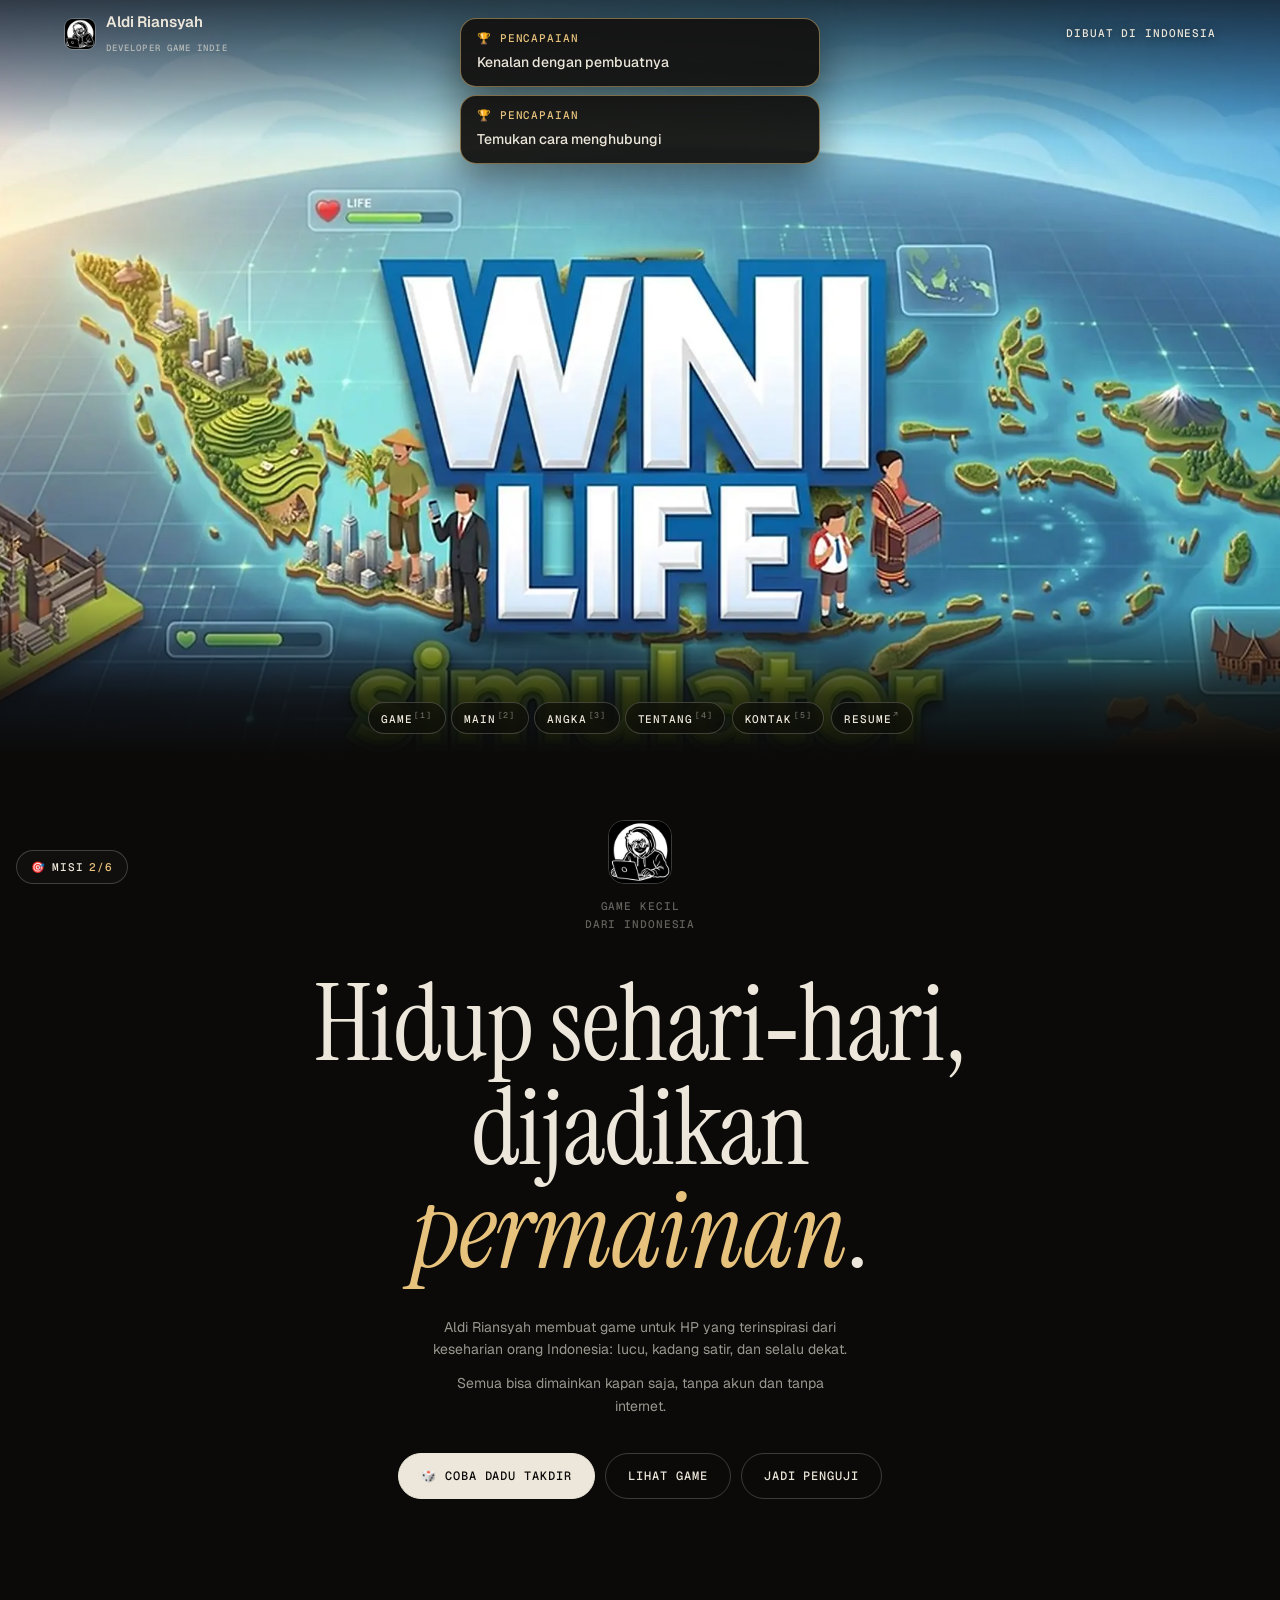
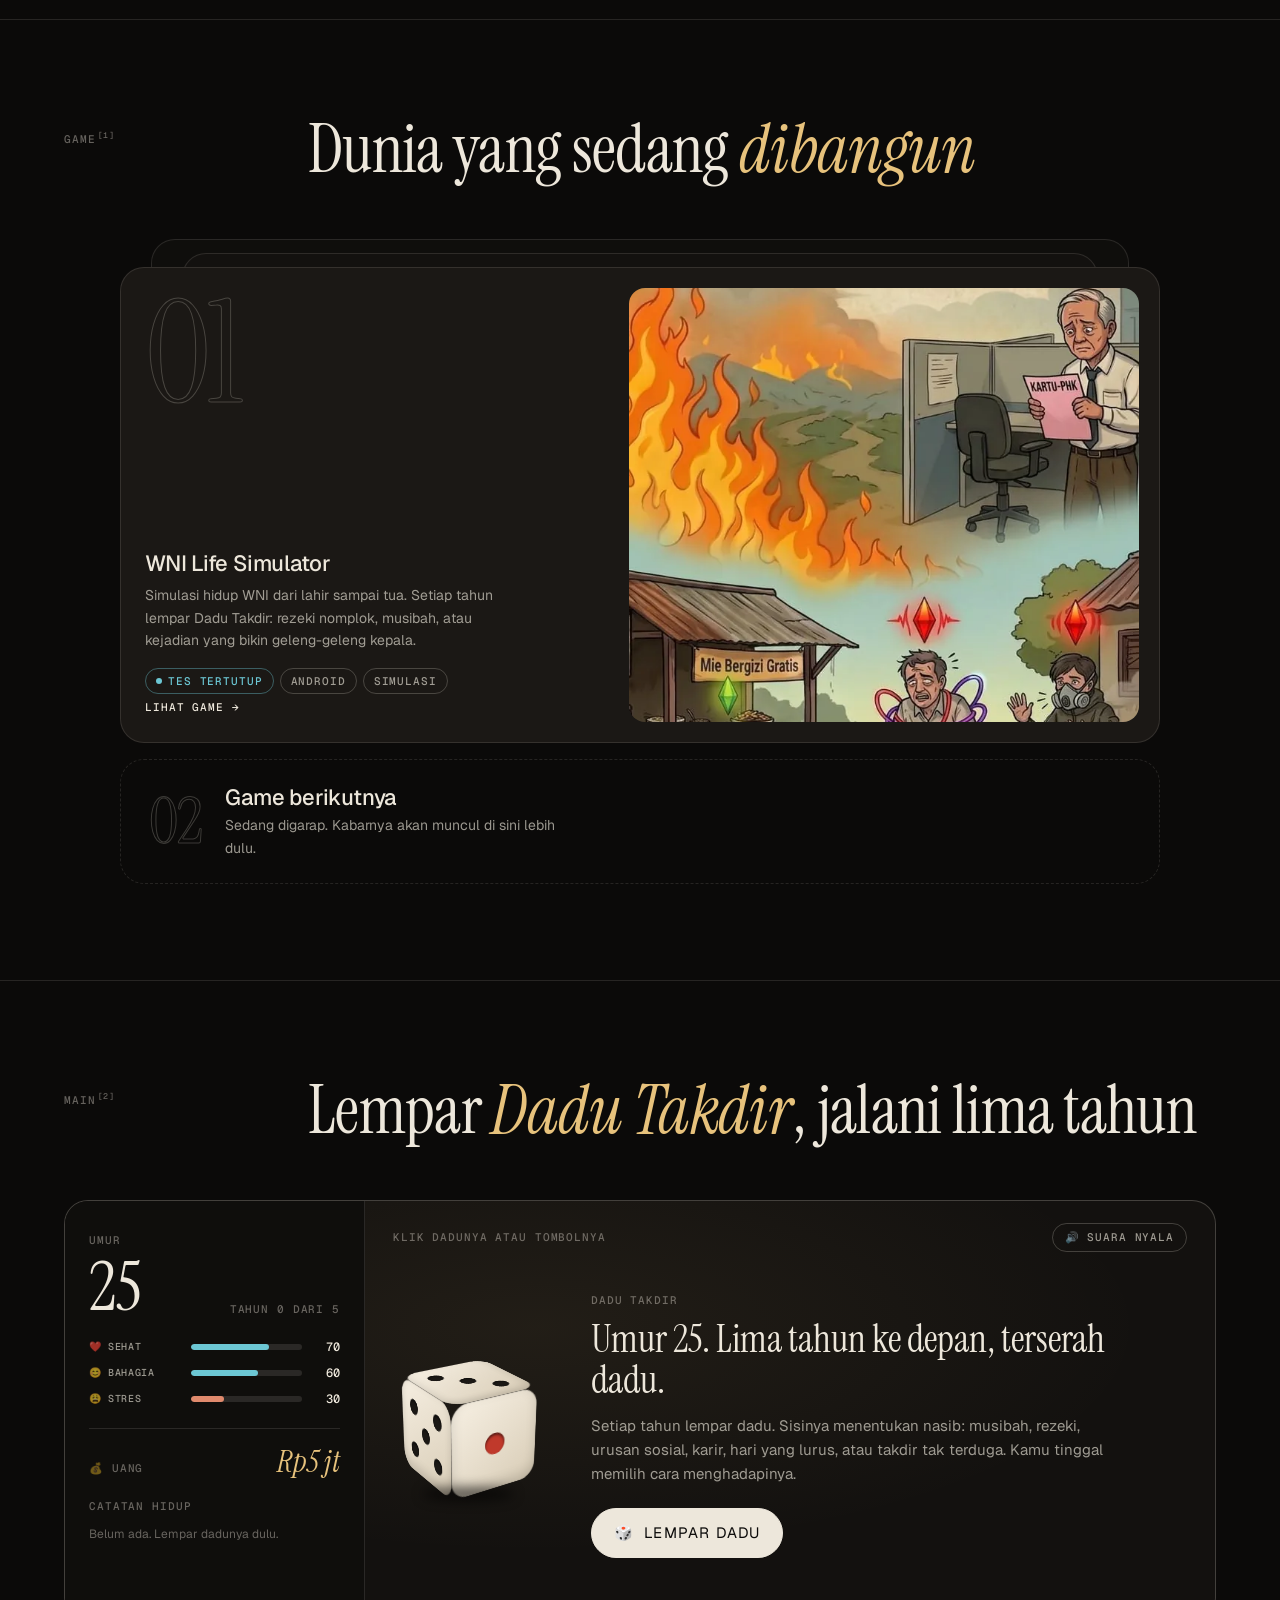
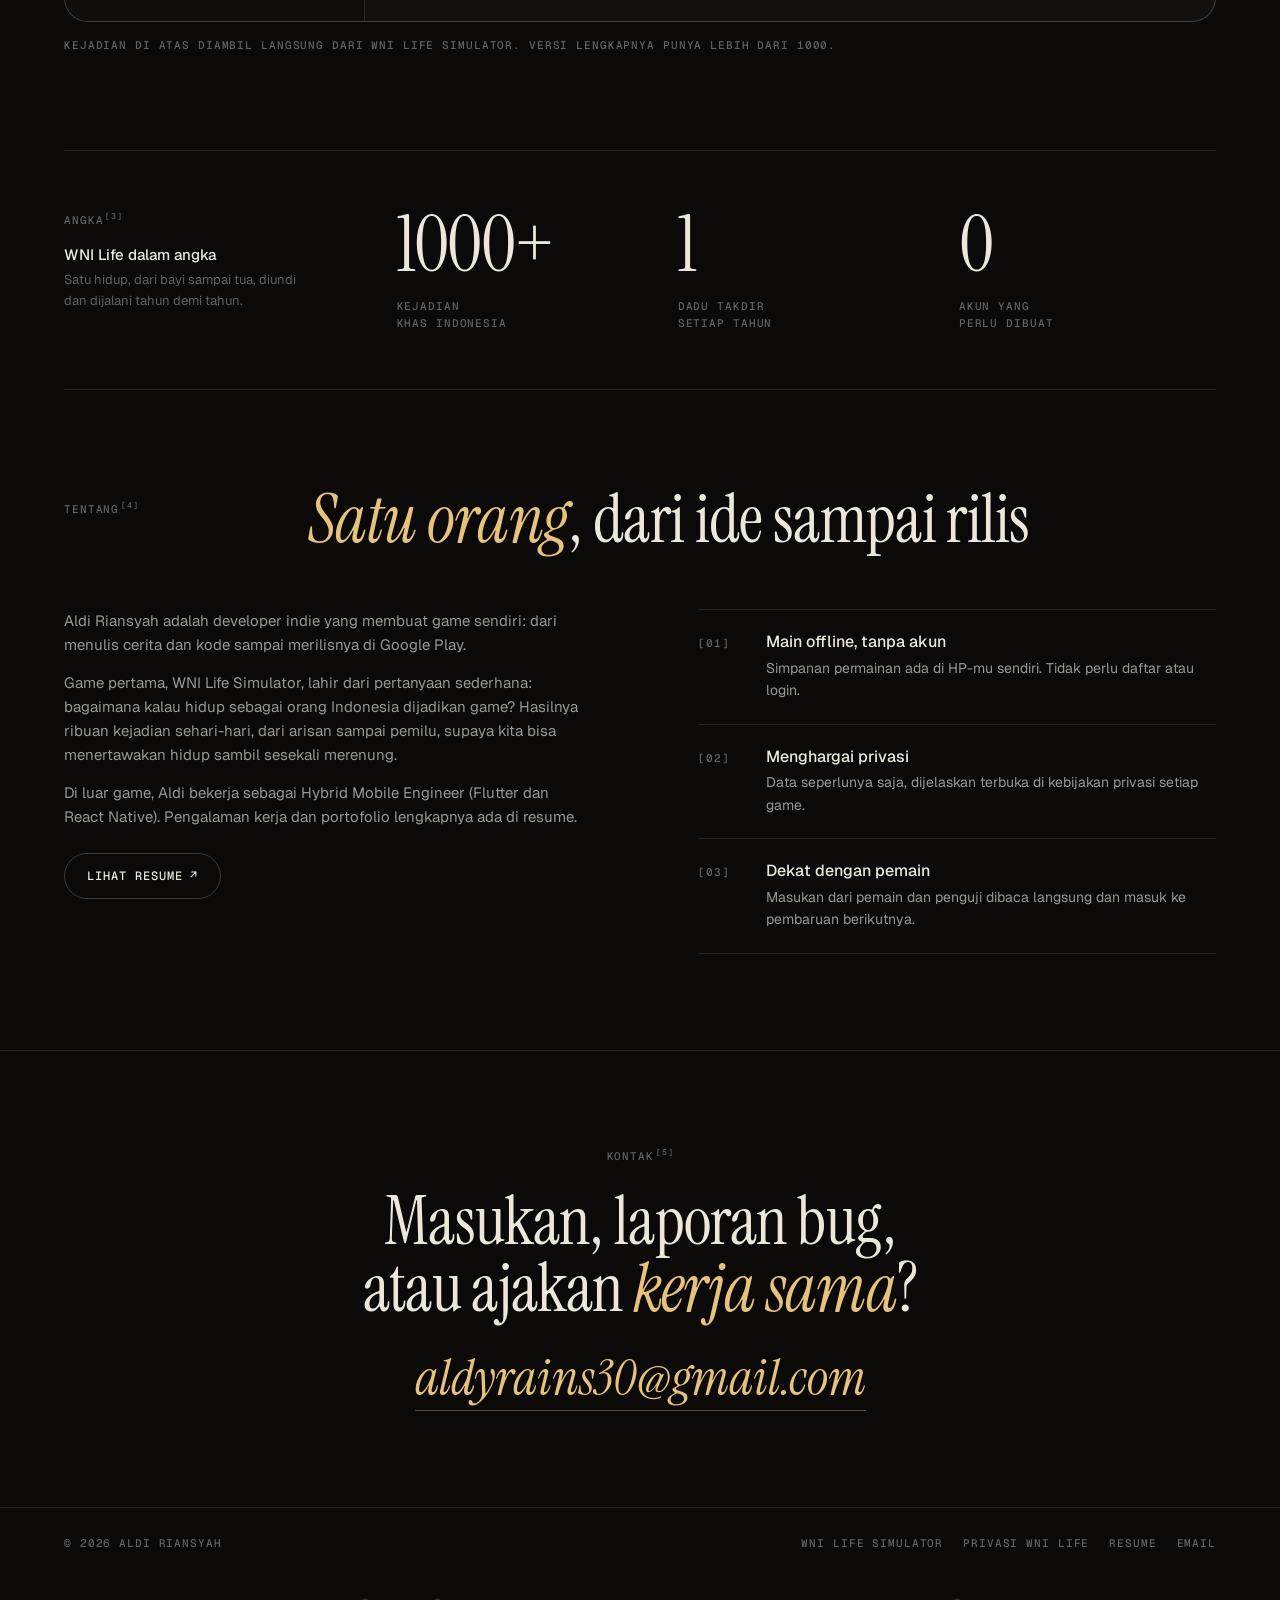
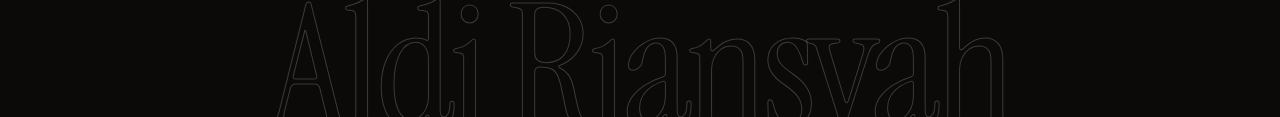
<file: index.html>
<!doctype html>
<html lang="id">
<head>
<meta charset="utf-8">
<meta name="viewport" content="width=device-width, initial-scale=1">
<title>Aldi Riansyah · Developer game indie dari Indonesia</title>
<meta name="description" content="Aldi Riansyah adalah developer game indie dari Indonesia. Pembuat WNI Life Simulator, game simulasi hidup orang Indonesia dari lahir sampai tua.">
<link rel="canonical" href="https://aldyrains.github.io/">
<meta name="theme-color" content="#0b0a09">
<link rel="icon" href="/favicon-32.png" type="image/png" sizes="32x32">
<link rel="icon" href="/favicon.ico" sizes="any">
<link rel="apple-touch-icon" href="/apple-touch-icon.png">
<meta property="og:type" content="website">
<meta property="og:site_name" content="Aldi Riansyah">
<meta property="og:title" content="Aldi Riansyah · Developer game indie dari Indonesia">
<meta property="og:description" content="Game kecil dengan cerita yang dekat dengan keseharian kita. Pembuat WNI Life Simulator.">
<meta property="og:url" content="https://aldyrains.github.io/">
<meta property="og:image" content="https://aldyrains.github.io/games/wni-life/img/banner.jpg">
<meta name="twitter:card" content="summary_large_image">
<link rel="preconnect" href="https://fonts.googleapis.com">
<link rel="preconnect" href="https://fonts.gstatic.com" crossorigin>
<link rel="stylesheet" href="https://fonts.googleapis.com/css2?family=Instrument+Serif:ital@0;1&family=Geist:wght@300;400;500;600&family=Geist+Mono:wght@400;500&display=swap">
<link rel="stylesheet" href="/assets/style.css">
<link rel="preload" as="image" href="/games/wni-life/img/hero.webp" fetchpriority="high">
<script type="application/ld+json">
{
  "@context": "https://schema.org",
  "@type": "Person",
  "name": "Aldi Riansyah",
  "jobTitle": "Developer game indie",
  "url": "https://aldyrains.github.io/",
  "image": "https://aldyrains.github.io/assets/logo-512.png",
  "email": "aldyrains30@gmail.com",
  "sameAs": [
    "https://aldyrains.github.io/myresume/",
    "https://www.linkedin.com/in/aldi-riansyah/"
  ]
}
</script>
</head>
<body>
<a class="skip" href="#isi">Langsung ke isi</a>

<header class="topbar">
  <div class="wrap">
    <a class="brand" href="/" aria-label="Aldi Riansyah, beranda">
      <img src="/assets/logo.webp" width="32" height="32" alt="">
      <span><b>Aldi Riansyah</b><br><span class="mono">Developer game indie</span></span>
    </a>
    <span class="mono tag">Dibuat di Indonesia</span>
  </div>
</header>

<div class="band" role="img" aria-label="Ilustrasi WNI Life Simulator: peta Indonesia dengan warga, rumah adat, dan gunung">
  <img src="/games/wni-life/img/hero.webp" srcset="/games/wni-life/img/banner.webp 1024w, /games/wni-life/img/hero.webp 2048w" sizes="100vw" width="2048" height="1000" alt="" fetchpriority="high">
  <nav class="pills" aria-label="Menu utama">
    <a class="mono" href="#game">Game<sup>[1]</sup></a>
    <a class="mono" href="#main">Main<sup>[2]</sup></a>
    <a class="mono" href="#angka">Angka<sup>[3]</sup></a>
    <a class="mono" href="#tentang">Tentang<sup>[4]</sup></a>
    <a class="mono" href="#kontak">Kontak<sup>[5]</sup></a>
    <a class="mono" href="/myresume/#home">Resume<sup>↗</sup></a>
  </nav>
</div>

<main id="isi">
  <section class="intro">
    <div class="wrap">
      <img class="mark" src="/assets/logo.webp" width="64" height="64" alt="">
      <span class="mono label">Game kecil<br>dari Indonesia</span>
      <h1 class="display">Hidup sehari‑hari, dijadikan <em>permainan</em>.</h1>
      <div class="body">
        <p>Aldi Riansyah membuat game untuk HP yang terinspirasi dari keseharian orang Indonesia: lucu, kadang satir, dan selalu dekat.</p>
        <p>Semua bisa dimainkan kapan saja, tanpa akun dan tanpa internet.</p>
      </div>
      <div class="btn-row">
        <a class="btn btn-solid" href="#main">🎲 Coba Dadu Takdir</a>
        <a class="btn" href="#game">Lihat game</a>
        <a class="btn" href="/games/wni-life/#penguji">Jadi penguji</a>
      </div>
    </div>
  </section>

  <section class="sec" id="game" aria-labelledby="judul-game">
    <div class="wrap">
      <div class="sec-head">
        <span class="mono">Game<sup>[1]</sup></span>
        <h2 class="h2" id="judul-game">Dunia yang sedang <em>dibangun</em></h2>
      </div>

      <div class="stack">
        <!-- GAME: WNI Life Simulator. Untuk game baru, salin blok <a class="card"> ini
             dan ganti nomornya (02, 03, ...). -->
        <a class="card" href="/games/wni-life/">
          <div class="txt">
            <span class="num" aria-hidden="true">01</span>
            <div>
              <h3>WNI Life Simulator</h3>
              <p>Simulasi hidup WNI dari lahir sampai tua. Setiap tahun lempar Dadu Takdir: rezeki nomplok, musibah, atau kejadian yang bikin geleng-geleng kepala.</p>
              <div class="meta">
                <span class="mono tag-pill live">Tes tertutup</span>
                <span class="mono tag-pill">Android</span>
                <span class="mono tag-pill">Simulasi</span>
              </div>
              <span class="mono go">Lihat game →</span>
            </div>
          </div>
          <div class="pic"><img src="/games/wni-life/img/scenes.webp" width="688" height="930" loading="lazy" alt="Adegan dari WNI Life: kebakaran hutan, kena PHK, sarjana nganggur, dan terjerat judol serta pinjol"></div>
        </a>
        <!-- /GAME -->
      </div>

      <div class="card soon" aria-label="Game berikutnya sedang digarap">
        <span class="num" aria-hidden="true">02</span>
        <div>
          <h3>Game berikutnya</h3>
          <p>Sedang digarap. Kabarnya akan muncul di sini lebih dulu.</p>
        </div>
      </div>
    </div>
  </section>

  <section class="sec play" id="main" aria-labelledby="judul-main">
    <div class="wrap">
      <div class="sec-head">
        <span class="mono">Main<sup>[2]</sup></span>
        <h2 class="h2" id="judul-main">Lempar <em>Dadu Takdir</em>, jalani lima tahun</h2>
      </div>

      <div class="dg" id="dadu">
        <aside class="dg-hud" aria-label="Status hidupmu">
          <div class="dg-top">
            <div class="dg-age"><span class="mono label">Umur</span><b id="dg-age">25</b></div>
            <span class="mono label" id="dg-year">Tahun 0 dari 5</span>
          </div>
          <ul class="dg-bars">
            <li data-stat="health" role="meter" aria-label="Sehat" aria-valuemin="0" aria-valuemax="100" aria-valuenow="70"><span class="mono">❤️ Sehat</span><i><s></s></i><b>70</b></li>
            <li data-stat="happiness" role="meter" aria-label="Bahagia" aria-valuemin="0" aria-valuemax="100" aria-valuenow="60"><span class="mono">😊 Bahagia</span><i><s></s></i><b>60</b></li>
            <li data-stat="stres" class="bad" role="meter" aria-label="Stres" aria-valuemin="0" aria-valuemax="100" aria-valuenow="30"><span class="mono">😩 Stres</span><i><s></s></i><b>30</b></li>
          </ul>
          <div class="dg-money"><span class="mono label">💰 Uang</span><b id="dg-money">Rp5 jt</b></div>
          <p class="mono label dg-log-h">Catatan hidup</p>
          <ol class="dg-log" id="dg-log" aria-label="Catatan hidup per tahun"></ol>
        </aside>

        <div class="dg-stage">
          <div class="dg-bar">
            <span class="mono label">Klik dadunya atau tombolnya</span>
            <button type="button" class="dg-sound mono" id="dg-sound" aria-pressed="true">Suara</button>
          </div>
          <div class="dg-die-wrap" title="Lempar dadu">
            <div class="die" id="dg-die" aria-hidden="true">
              <span class="f f1"><i></i></span>
              <span class="f f2"><i></i><i></i></span>
              <span class="f f3"><i></i><i></i><i></i></span>
              <span class="f f4"><i></i><i></i><i></i><i></i></span>
              <span class="f f5"><i></i><i></i><i></i><i></i><i></i></span>
              <span class="f f6"><i></i><i></i><i></i><i></i><i></i><i></i></span>
            </div>
            <span class="dg-shadow" aria-hidden="true"></span>
          </div>
          <div class="dg-card" id="dg-card" aria-live="polite"></div>
        </div>
      </div>
      <p class="mono label dg-note">Kejadian di atas diambil langsung dari WNI Life Simulator. Versi lengkapnya punya lebih dari 1000.</p>
    </div>
  </section>

  <section class="wrap" id="angka" aria-label="WNI Life dalam angka">
    <div class="stats">
      <div class="lead">
        <span class="mono label">Angka<sup>[3]</sup></span>
        <h3 style="margin-top:14px">WNI Life dalam angka</h3>
        <p>Satu hidup, dari bayi sampai tua, diundi dan dijalani tahun demi tahun.</p>
      </div>
      <div class="stat"><b>1000+</b><span class="mono">Kejadian<br>khas Indonesia</span></div>
      <div class="stat"><b>1</b><span class="mono">Dadu Takdir<br>setiap tahun</span></div>
      <div class="stat"><b>0</b><span class="mono">Akun yang<br>perlu dibuat</span></div>
    </div>
  </section>

  <section class="sec" id="tentang" aria-labelledby="judul-tentang" style="border-top:0">
    <div class="wrap">
      <div class="sec-head">
        <span class="mono">Tentang<sup>[4]</sup></span>
        <h2 class="h2" id="judul-tentang"><em>Satu orang</em>, dari ide sampai rilis</h2>
      </div>
      <div class="about">
        <div class="copy">
          <p>Aldi Riansyah adalah developer indie yang membuat game sendiri: dari menulis cerita dan kode sampai merilisnya di Google Play.</p>
          <p>Game pertama, WNI Life Simulator, lahir dari pertanyaan sederhana: bagaimana kalau hidup sebagai orang Indonesia dijadikan game? Hasilnya ribuan kejadian sehari-hari, dari arisan sampai pemilu, supaya kita bisa menertawakan hidup sambil sesekali merenung.</p>
          <p>Di luar game, Aldi bekerja sebagai Hybrid Mobile Engineer (Flutter dan React Native). Pengalaman kerja dan portofolio lengkapnya ada di resume.</p>
          <div class="btn-row" style="margin-top:24px"><a class="btn" href="/myresume/#home">Lihat resume ↗</a></div>
        </div>
        <ul class="values">
          <li><span class="mono">[01]</span><div><h3>Main offline, tanpa akun</h3><p>Simpanan permainan ada di HP-mu sendiri. Tidak perlu daftar atau login.</p></div></li>
          <li><span class="mono">[02]</span><div><h3>Menghargai privasi</h3><p>Data seperlunya saja, dijelaskan terbuka di kebijakan privasi setiap game.</p></div></li>
          <li><span class="mono">[03]</span><div><h3>Dekat dengan pemain</h3><p>Masukan dari pemain dan penguji dibaca langsung dan masuk ke pembaruan berikutnya.</p></div></li>
        </ul>
      </div>
    </div>
  </section>

  <section class="sec contact" id="kontak" aria-labelledby="judul-kontak">
    <div class="wrap">
      <span class="mono">Kontak<sup>[5]</sup></span>
      <h2 class="h2" id="judul-kontak">Masukan, laporan bug,<br>atau ajakan <em>kerja sama</em>?</h2>
      <a class="mail" href="mailto:aldyrains30@gmail.com">aldyrains30@gmail.com</a>
    </div>
  </section>
</main>

<footer class="footer">
  <div class="wrap">
    <div class="row mono">
      <span>© 2026 Aldi Riansyah</span>
      <nav aria-label="Tautan bawah">
        <a href="/games/wni-life/">WNI Life Simulator</a>
        <a href="/wni-life-privacy/">Privasi WNI Life</a>
        <a href="/myresume/#home">Resume</a>
        <a href="mailto:aldyrains30@gmail.com">Email</a>
      </nav>
    </div>
  </div>
  <div class="wordmark" aria-hidden="true">Aldi Riansyah</div>
</footer>
<script src="/assets/main.js" defer></script>
</body>
</html>
</file>
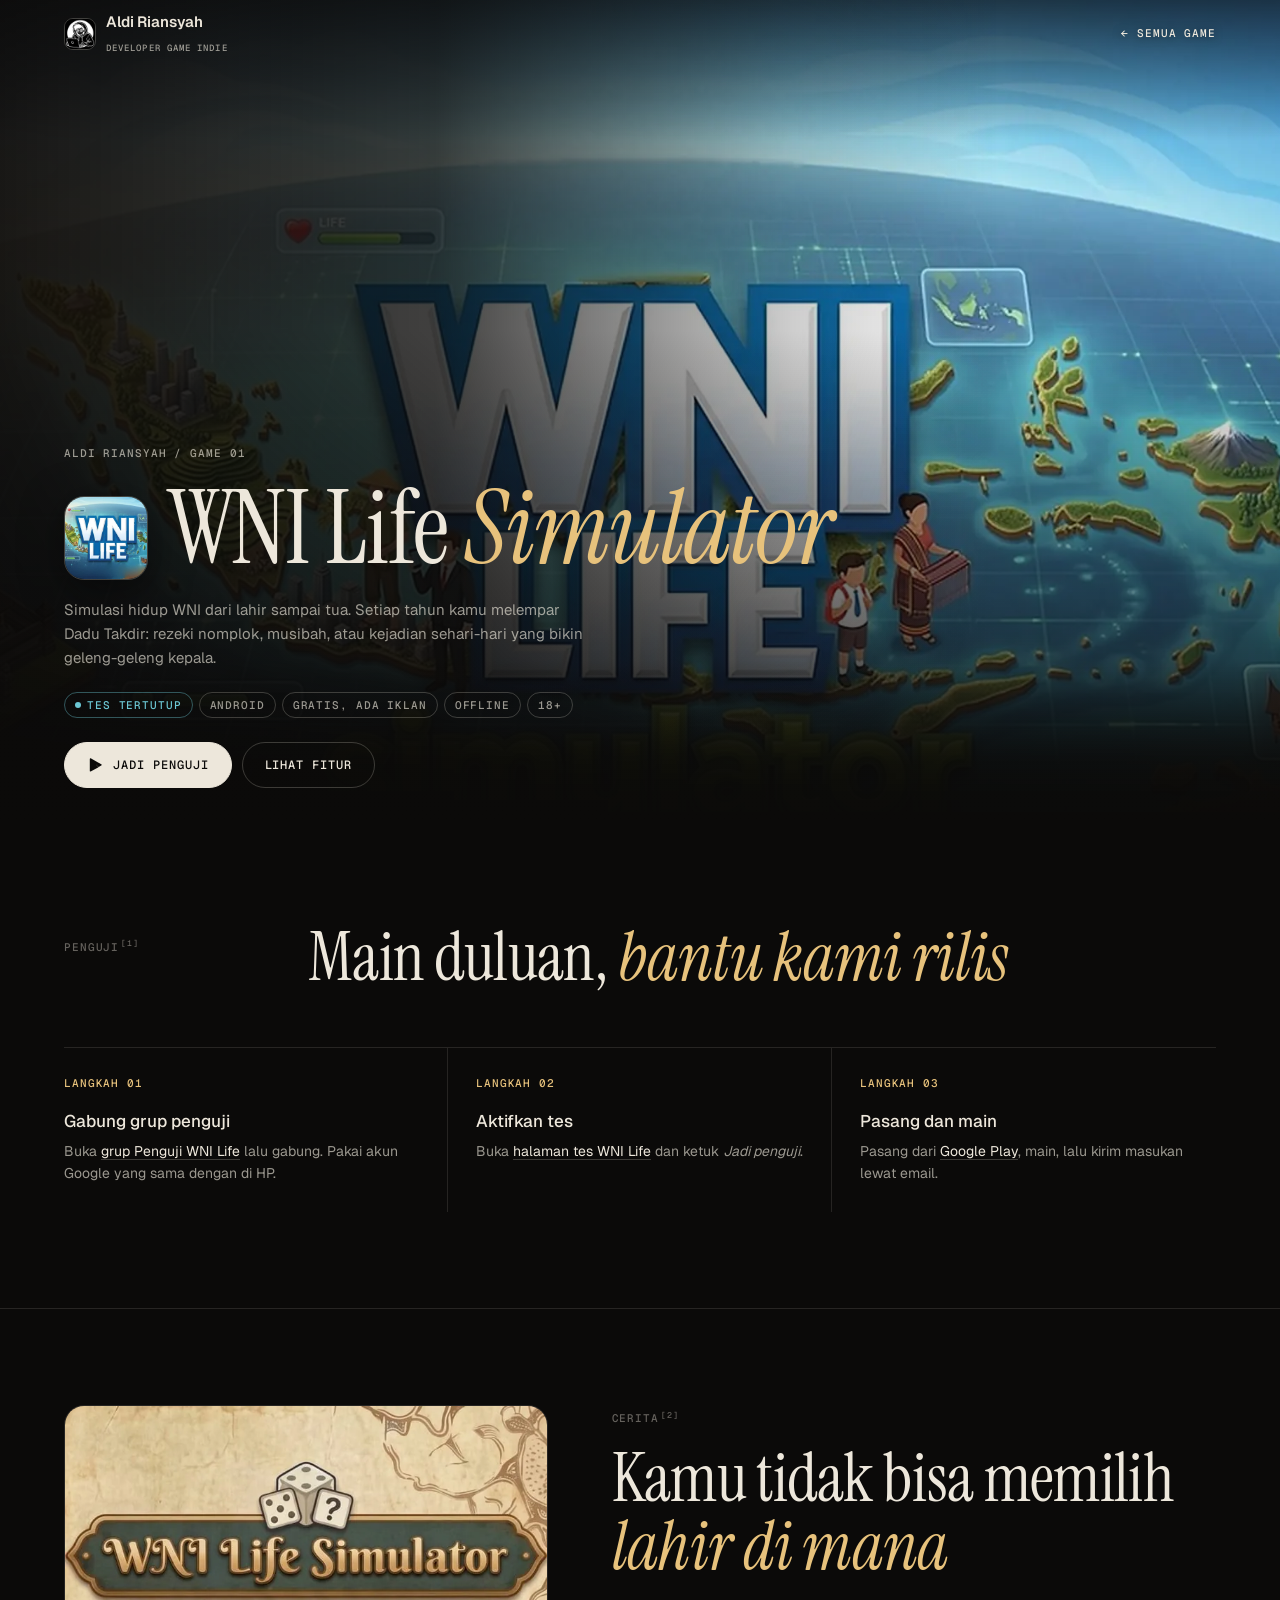
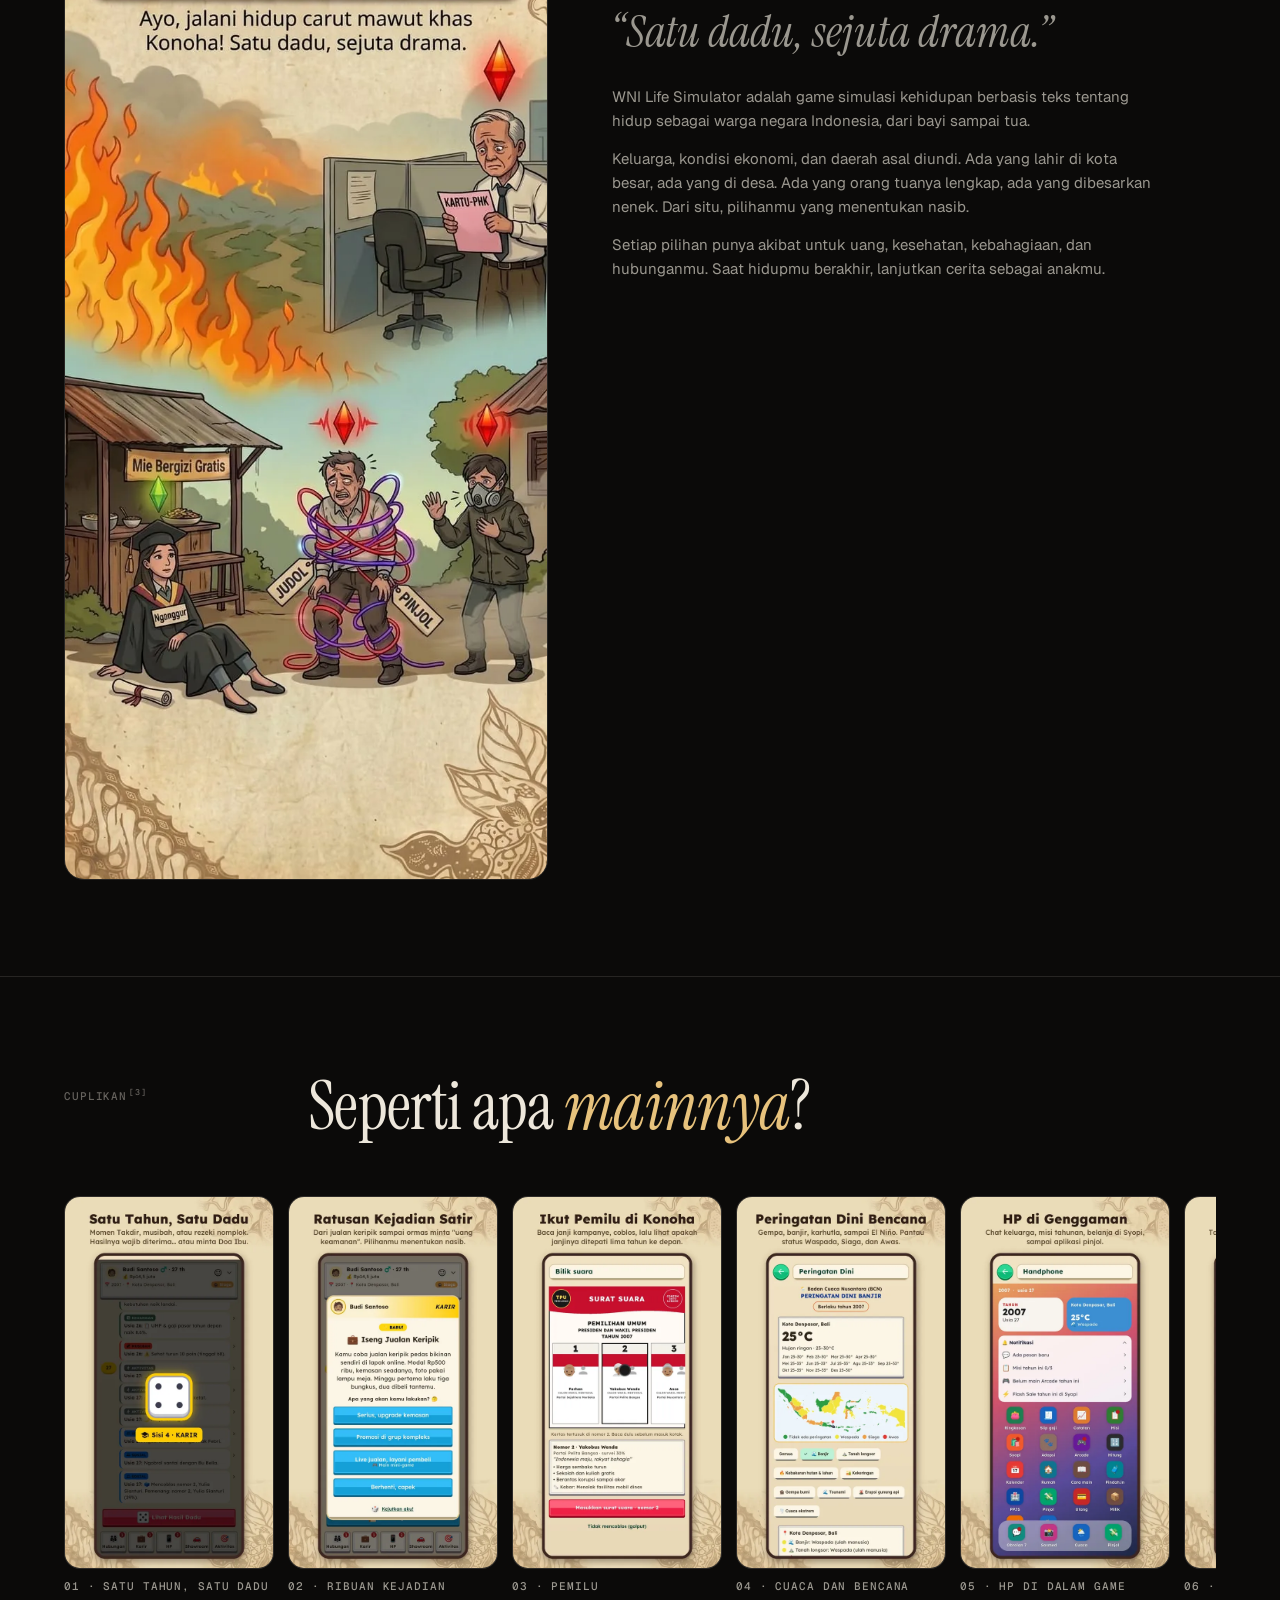
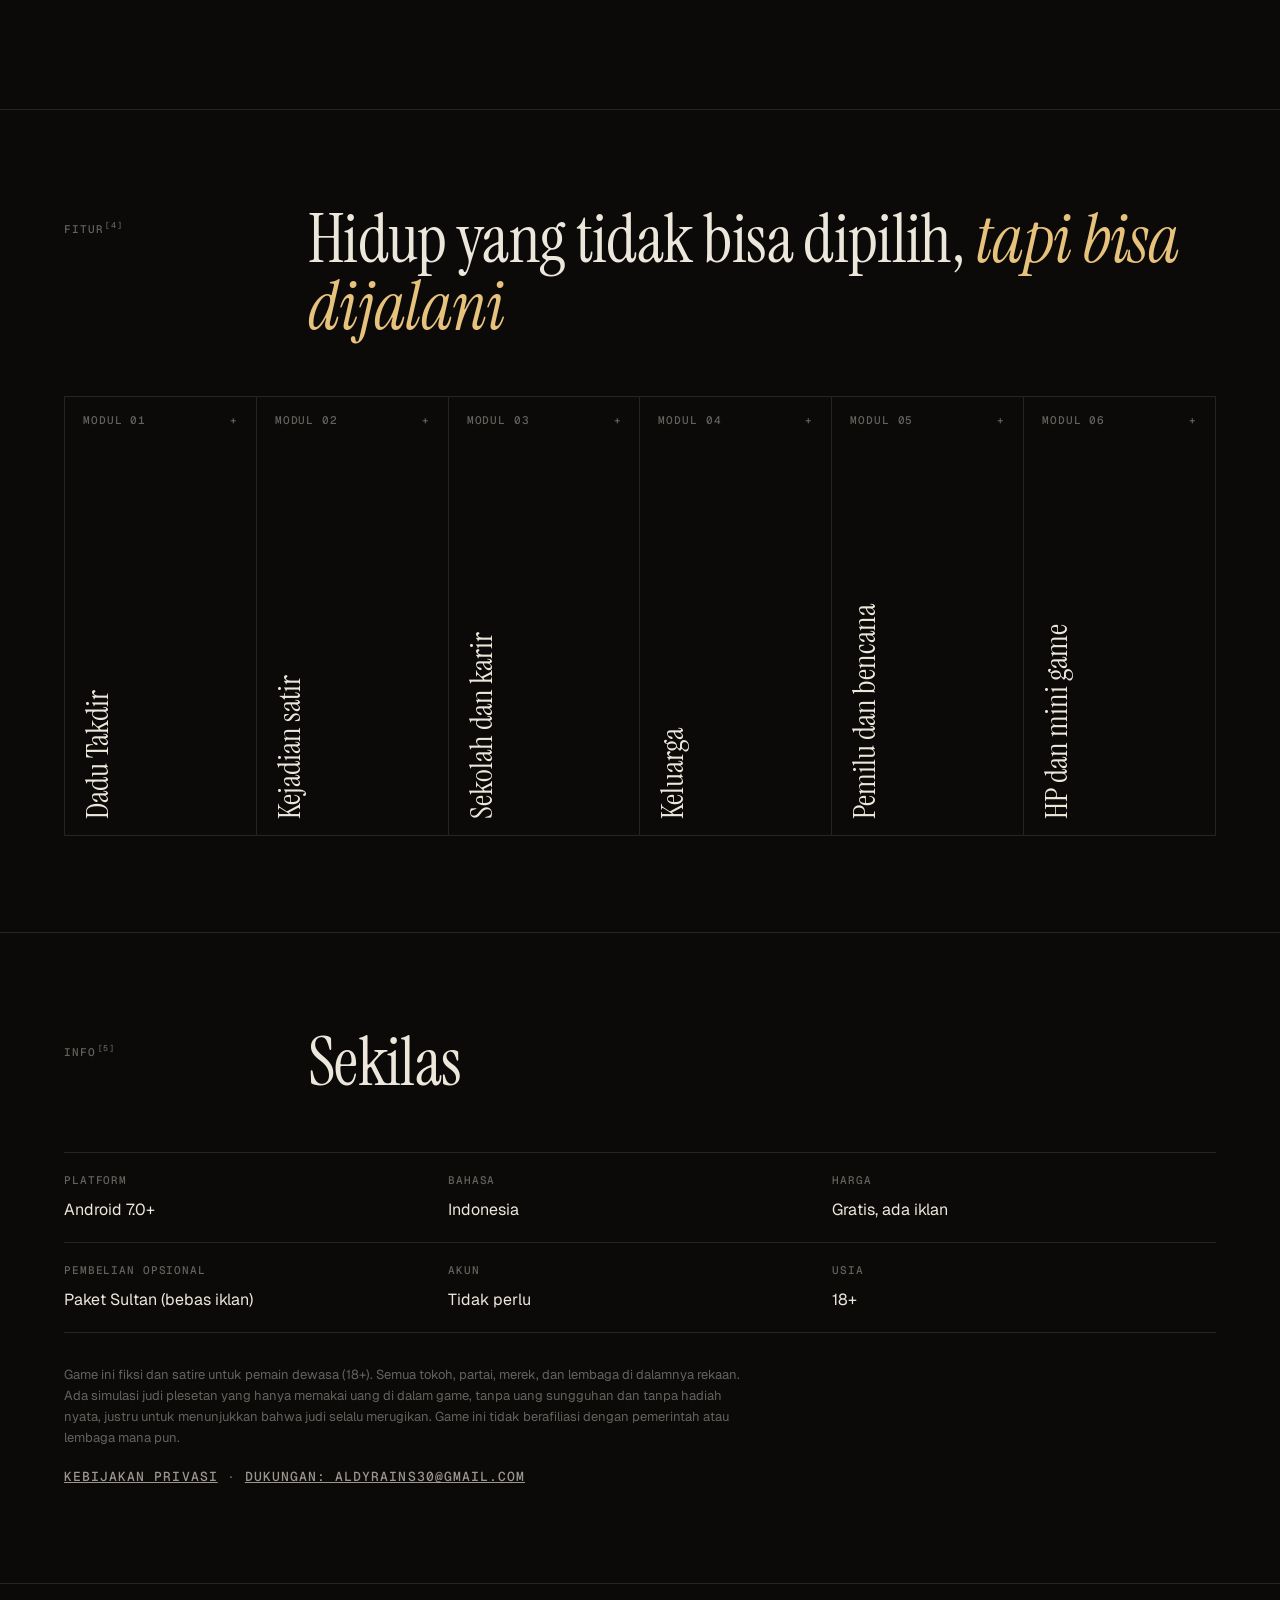
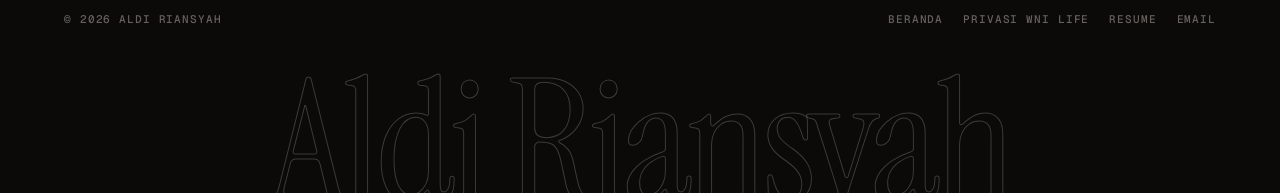
<file: games/wni-life/index.html>
<!doctype html>
<html lang="id">
<head>
<meta charset="utf-8">
<meta name="viewport" content="width=device-width, initial-scale=1">
<title>WNI Life Simulator · Aldi Riansyah</title>
<meta name="description" content="WNI Life Simulator: game simulasi hidup sebagai warga negara Indonesia, dari bayi sampai tua. Lempar Dadu Takdir, pilih jalanmu. Main offline, tanpa akun.">
<link rel="canonical" href="https://aldyrains.github.io/games/wni-life/">
<meta name="theme-color" content="#0b0a09">
<link rel="icon" href="/favicon-32.png" type="image/png" sizes="32x32">
<link rel="icon" href="/favicon.ico" sizes="any">
<link rel="apple-touch-icon" href="/apple-touch-icon.png">
<meta property="og:type" content="website">
<meta property="og:site_name" content="Aldi Riansyah">
<meta property="og:title" content="WNI Life Simulator">
<meta property="og:description" content="Simulasi hidup WNI dari lahir sampai tua. Lempar Dadu Takdir, pilih jalanmu!">
<meta property="og:url" content="https://aldyrains.github.io/games/wni-life/">
<meta property="og:image" content="https://aldyrains.github.io/games/wni-life/img/banner.jpg">
<meta property="og:image:width" content="1024">
<meta property="og:image:height" content="500">
<meta name="twitter:card" content="summary_large_image">
<link rel="preconnect" href="https://fonts.googleapis.com">
<link rel="preconnect" href="https://fonts.gstatic.com" crossorigin>
<link rel="stylesheet" href="https://fonts.googleapis.com/css2?family=Instrument+Serif:ital@0;1&family=Geist:wght@300;400;500;600&family=Geist+Mono:wght@400;500&display=swap">
<link rel="stylesheet" href="/assets/style.css">
<link rel="preload" as="image" href="img/hero.webp" fetchpriority="high">
<script type="application/ld+json">
{
  "@context": "https://schema.org",
  "@type": "VideoGame",
  "name": "WNI Life Simulator",
  "url": "https://aldyrains.github.io/games/wni-life/",
  "image": "https://aldyrains.github.io/games/wni-life/img/banner.jpg",
  "description": "Game simulasi hidup sebagai warga negara Indonesia, dari bayi sampai tua.",
  "genre": "Simulasi",
  "gamePlatform": "Android",
  "operatingSystem": "Android",
  "inLanguage": "id",
  "author": { "@type": "Person", "name": "Aldi Riansyah", "url": "https://aldyrains.github.io/" }
}
</script>
</head>
<body>
<a class="skip" href="#isi">Langsung ke isi</a>

<header class="topbar">
  <div class="wrap">
    <a class="brand" href="/" aria-label="Aldi Riansyah, beranda">
      <img src="/assets/logo.webp" width="32" height="32" alt="">
      <span><b>Aldi Riansyah</b><br><span class="mono">Developer game indie</span></span>
    </a>
    <a class="mono tag" href="/#game" style="text-decoration:none">← Semua game</a>
  </div>
</header>

<div class="band game-band">
  <img src="img/hero.webp" srcset="img/banner.webp 1024w, img/hero.webp 2048w" sizes="100vw" width="2048" height="1000" alt="Ilustrasi WNI Life Simulator: peta Indonesia dengan warga, rumah adat, dan gunung" fetchpriority="high">
  <div class="shade" aria-hidden="true"></div>
  <div class="over">
    <div class="wrap">
      <div class="crumbs mono"><a href="/">Aldi Riansyah</a><span>/</span><span>Game 01</span></div>
      <div class="game-title">
        <img class="icon" src="img/icon.webp" width="84" height="84" alt="Ikon WNI Life Simulator">
        <h1 class="display">WNI Life <em>Simulator</em></h1>
      </div>
      <p class="tagline">Simulasi hidup WNI dari lahir sampai tua. Setiap tahun kamu melempar Dadu Takdir: rezeki nomplok, musibah, atau kejadian sehari-hari yang bikin geleng-geleng kepala.</p>
      <div class="meta">
        <span class="mono tag-pill live">Tes tertutup</span>
        <span class="mono tag-pill">Android</span>
        <span class="mono tag-pill">Gratis, ada iklan</span>
        <span class="mono tag-pill">Offline</span>
        <span class="mono tag-pill">18+</span>
      </div>
      <div class="btn-row">
        <a class="btn btn-solid" href="#penguji">
          <svg viewBox="0 0 24 24" fill="currentColor" aria-hidden="true"><path d="M4.6 2.3c-.3.3-.4.7-.4 1.2v17c0 .5.1.9.4 1.2l.1.1 9.5-9.5v-.2L4.7 2.2l-.1.1Zm12.8 12.8-3.2-3.2v-.2l3.2-3.2.1.1 3.8 2.1c1.1.6 1.1 1.6 0 2.2l-3.8 2.1-.1.1Zm-.1.1L14 11.9l-9.4 9.4c.4.4.9.4 1.6.1l11.1-6.2m0-6.6L6.2 2.3c-.7-.4-1.2-.3-1.6.1L14 11.9l3.3-3.3Z"/></svg>
          Jadi penguji
        </a>
        <a class="btn" href="#fitur">Lihat fitur</a>
      </div>
    </div>
  </div>
</div>

<main id="isi">
  <section class="sec" id="penguji" aria-labelledby="judul-penguji" style="border-top:0">
    <div class="wrap">
      <div class="sec-head">
        <span class="mono">Penguji<sup>[1]</sup></span>
        <h2 class="h2" id="judul-penguji">Main duluan, <em>bantu kami rilis</em></h2>
      </div>
      <ol class="steps">
        <li>
          <span class="mono">Langkah 01</span>
          <h3>Gabung grup penguji</h3>
          <p>Buka <a href="https://groups.google.com/g/wnilife-penguji">grup Penguji WNI Life</a> lalu gabung. Pakai akun Google yang sama dengan di HP.</p>
        </li>
        <li>
          <span class="mono">Langkah 02</span>
          <h3>Aktifkan tes</h3>
          <p>Buka <a href="https://play.google.com/apps/testing/com.aldiriansyah.wnilife">halaman tes WNI Life</a> dan ketuk <em>Jadi penguji</em>.</p>
        </li>
        <li>
          <span class="mono">Langkah 03</span>
          <h3>Pasang dan main</h3>
          <p>Pasang dari <a href="https://play.google.com/store/apps/details?id=com.aldiriansyah.wnilife">Google Play</a>, main, lalu kirim masukan lewat email.</p>
        </li>
      </ol>
    </div>
  </section>

  <section class="sec" aria-labelledby="judul-cerita">
    <div class="wrap story">
      <img class="poster" src="img/poster.webp" width="688" height="1532" loading="lazy" alt="Poster WNI Life Simulator: Ayo, jalani hidup carut mawut khas Konoha! Satu dadu, sejuta drama.">
      <div class="copy">
        <span class="mono label">Cerita<sup>[2]</sup></span>
        <h2 class="h2" id="judul-cerita" style="margin:16px 0 28px">Kamu tidak bisa memilih <em>lahir di mana</em></h2>
        <p class="quote">“Satu dadu, sejuta drama.”</p>
        <p>WNI Life Simulator adalah game simulasi kehidupan berbasis teks tentang hidup sebagai warga negara Indonesia, dari bayi sampai tua.</p>
        <p>Keluarga, kondisi ekonomi, dan daerah asal diundi. Ada yang lahir di kota besar, ada yang di desa. Ada yang orang tuanya lengkap, ada yang dibesarkan nenek. Dari situ, pilihanmu yang menentukan nasib.</p>
        <p>Setiap pilihan punya akibat untuk uang, kesehatan, kebahagiaan, dan hubunganmu. Saat hidupmu berakhir, lanjutkan cerita sebagai anakmu.</p>
      </div>
    </div>
  </section>

  <section class="sec" aria-labelledby="judul-cuplikan">
    <div class="wrap">
      <div class="sec-head">
        <span class="mono">Cuplikan<sup>[3]</sup></span>
        <h2 class="h2" id="judul-cuplikan">Seperti apa <em>mainnya</em>?</h2>
      </div>
      <div class="shots" tabindex="0" aria-label="Galeri cuplikan layar, geser ke samping">
        <figure><img src="img/01-dadu.webp" width="540" height="960" loading="lazy" alt="Lempar Dadu Takdir setiap tahun"><figcaption class="mono">01 · Satu tahun, satu dadu</figcaption></figure>
        <figure><img src="img/02-kejadian.webp" width="540" height="960" loading="lazy" alt="Kejadian sehari-hari dengan pilihan"><figcaption class="mono">02 · Ribuan kejadian</figcaption></figure>
        <figure><img src="img/03-pemilu.webp" width="540" height="960" loading="lazy" alt="Pemilu di dalam game"><figcaption class="mono">03 · Pemilu</figcaption></figure>
        <figure><img src="img/04-cuaca.webp" width="540" height="960" loading="lazy" alt="Peringatan cuaca dan bencana per provinsi"><figcaption class="mono">04 · Cuaca dan bencana</figcaption></figure>
        <figure><img src="img/05-hp.webp" width="540" height="960" loading="lazy" alt="HP di dalam game"><figcaption class="mono">05 · HP di dalam game</figcaption></figure>
        <figure><img src="img/06-minigame.webp" width="540" height="960" loading="lazy" alt="Mini game"><figcaption class="mono">06 · Mini game</figcaption></figure>
        <figure><img src="img/07-kerja.webp" width="540" height="960" loading="lazy" alt="Karir dan pekerjaan"><figcaption class="mono">07 · Karir</figcaption></figure>
        <figure><img src="img/08-kabar-tahun.webp" width="540" height="960" loading="lazy" alt="Kabar Tahun, rangkuman hidup ala koran"><figcaption class="mono">08 · Kabar Tahun</figcaption></figure>
      </div>
    </div>
  </section>

  <section class="sec" id="fitur" aria-labelledby="judul-fitur">
    <div class="wrap">
      <div class="sec-head">
        <span class="mono">Fitur<sup>[4]</sup></span>
        <h2 class="h2" id="judul-fitur">Hidup yang tidak bisa dipilih, <em>tapi bisa dijalani</em></h2>
      </div>
      <div class="modules">
        <div class="module" tabindex="0"><div class="top mono"><span>Modul 01</span><span>+</span></div><div><h3>Dadu Takdir</h3><p>Setiap tahun satu lemparan: rezeki nomplok, musibah, atau kejadian sehari-hari. Hasilnya wajib diterima, atau minta Doa Ibu.</p></div></div>
        <div class="module" tabindex="0"><div class="top mono"><span>Modul 02</span><span>+</span></div><div><h3>Kejadian satir</h3><p>Lebih dari seribu kejadian: jualan keripik, arisan, ormas minta "uang keamanan", banjir, mudik, pinjol, sampai viral di medsos.</p></div></div>
        <div class="module" tabindex="0"><div class="top mono"><span>Modul 03</span><span>+</span></div><div><h3>Sekolah dan karir</h3><p>Ujian pilihan ganda sungguhan, masuk kampus, cari kerja dari puluhan profesi. Naik jabatan, kena PHK, atau buka usaha.</p></div></div>
        <div class="module" tabindex="0"><div class="top mono"><span>Modul 04</span><span>+</span></div><div><h3>Keluarga</h3><p>Pacaran, menikah, punya anak dan cucu, pelihara hewan. Saat hidupmu berakhir, lanjutkan sebagai anakmu.</p></div></div>
        <div class="module" tabindex="0"><div class="top mono"><span>Modul 05</span><span>+</span></div><div><h3>Pemilu dan bencana</h3><p>Baca janji kampanye, coblos, lihat hitung cepat. Waspadai peringatan dini cuaca dan bencana per provinsi.</p></div></div>
        <div class="module" tabindex="0"><div class="top mono"><span>Modul 06</span><span>+</span></div><div><h3>HP dan mini game</h3><p>Chat keluarga, belanja daring, misi tahunan. Tawar harga di pasar, karaoke, dan puluhan ending untuk dikoleksi.</p></div></div>
      </div>
    </div>
  </section>

  <section class="sec" aria-labelledby="judul-info">
    <div class="wrap">
      <div class="sec-head">
        <span class="mono">Info<sup>[5]</sup></span>
        <h2 class="h2" id="judul-info">Sekilas</h2>
      </div>
      <dl class="facts">
        <div><dt class="mono">Platform</dt><dd>Android 7.0+</dd></div>
        <div><dt class="mono">Bahasa</dt><dd>Indonesia</dd></div>
        <div><dt class="mono">Harga</dt><dd>Gratis, ada iklan</dd></div>
        <div><dt class="mono">Pembelian opsional</dt><dd>Paket Sultan (bebas iklan)</dd></div>
        <div><dt class="mono">Akun</dt><dd>Tidak perlu</dd></div>
        <div><dt class="mono">Usia</dt><dd>18+</dd></div>
      </dl>
      <p class="fine">Game ini fiksi dan satire untuk pemain dewasa (18+). Semua tokoh, partai, merek, dan lembaga di dalamnya rekaan. Ada simulasi judi plesetan yang hanya memakai uang di dalam game, tanpa uang sungguhan dan tanpa hadiah nyata, justru untuk menunjukkan bahwa judi selalu merugikan. Game ini tidak berafiliasi dengan pemerintah atau lembaga mana pun.</p>
      <p class="fine mono" style="margin-top:20px"><a href="/wni-life-privacy/">Kebijakan privasi</a> · <a href="mailto:aldyrains30@gmail.com?subject=WNI%20Life%20Simulator">Dukungan: aldyrains30@gmail.com</a></p>
    </div>
  </section>
</main>

<footer class="footer">
  <div class="wrap">
    <div class="row mono">
      <span>© 2026 Aldi Riansyah</span>
      <nav aria-label="Tautan bawah">
        <a href="/">Beranda</a>
        <a href="/wni-life-privacy/">Privasi WNI Life</a>
        <a href="/myresume/#home">Resume</a>
        <a href="mailto:aldyrains30@gmail.com">Email</a>
      </nav>
    </div>
  </div>
  <div class="wordmark" aria-hidden="true">Aldi Riansyah</div>
</footer>
</body>
</html>
</file>
<file: assets/style.css>
/* aldyrains: gaya bersama semua halaman.
   Serif tipis untuk judul, mono kecil untuk label, latar gelap sinematik. */

:root {
  --bg: #0b0a09;
  --bg-2: #13110f;
  --bg-3: #1b1815;
  --ink: #ede7db;
  --soft: rgb(237 231 219 / 64%);
  --dim: rgb(237 231 219 / 40%);
  --line: rgb(237 231 219 / 12%);
  --line-2: rgb(237 231 219 / 22%);
  --gold: #e7c27c;
  --teal: #6cc7d4;
  --serif: "Instrument Serif", "Times New Roman", serif;
  --sans: "Geist", system-ui, -apple-system, "Segoe UI", sans-serif;
  --mono: "Geist Mono", ui-monospace, "SF Mono", Menlo, monospace;
  --max: 1200px;
  color-scheme: dark;
}

*, *::before, *::after { box-sizing: border-box; }
html { scroll-behavior: smooth; }
@media (prefers-reduced-motion: reduce) {
  html { scroll-behavior: auto; }
  *, *::before, *::after { transition: none !important; animation: none !important; }
}

body {
  margin: 0;
  background: var(--bg);
  color: var(--ink);
  font: 400 15px/1.6 var(--sans);
  -webkit-font-smoothing: antialiased;
  overflow-x: hidden;
}

img { max-width: 100%; height: auto; display: block; }
a { color: inherit; }
:focus-visible { outline: 2px solid var(--gold); outline-offset: 4px; border-radius: 4px; }
h1, h2, h3, p { margin: 0; }
::selection { background: var(--gold); color: var(--bg); }

.wrap { width: 100%; max-width: var(--max); margin: 0 auto; padding: 0 24px; }
@media (max-width: 520px) { .wrap { padding: 0 16px; } }

.skip { position: absolute; left: -999px; top: 8px; background: var(--ink); color: var(--bg); padding: 8px 12px; z-index: 20; }
.skip:focus { left: 8px; }

/* Label mono kecil, dipakai di mana-mana */
.mono { font: 500 11px/1.4 var(--mono); letter-spacing: 0.08em; text-transform: uppercase; }
.mono sup { font-size: 0.75em; color: var(--dim); margin-left: 2px; }
.label { color: var(--dim); }

/* Judul serif */
.display {
  font-family: var(--serif); font-weight: 400; letter-spacing: -0.01em;
  font-size: clamp(2.9rem, 8.4vw, 6.6rem); line-height: 0.98;
}
.display em { font-style: italic; color: var(--gold); }
.h2 { font-family: var(--serif); font-weight: 400; font-size: clamp(2.3rem, 5.6vw, 4.2rem); line-height: 1; letter-spacing: -0.01em; }
.h2 em { font-style: italic; color: var(--gold); }

/* ===== Bar atas di atas gambar ===== */
.topbar { position: absolute; inset: 0 0 auto; z-index: 5; }
.topbar .wrap { display: flex; justify-content: space-between; align-items: center; height: 68px; }
.brand { display: inline-flex; align-items: center; gap: 10px; text-decoration: none; }
.brand img { width: 32px; height: 32px; flex: none; border-radius: 9px; border: 1px solid var(--line-2); }
.brand b { font: 600 15px/1 var(--sans); letter-spacing: -0.01em; }
.brand .mono { color: var(--soft); font-size: 9px; line-height: 1.3; letter-spacing: 0.12em; }
.topbar .tag { color: var(--ink); text-shadow: 0 1px 8px rgb(0 0 0 / 50%); }
@media (max-width: 640px) { .topbar .tag { display: none; } }

/* ===== Pita gambar selebar layar ===== */
.band { position: relative; height: min(84vh, 820px); min-height: 440px; overflow: hidden; background: #0e3550; }
.band > img { position: absolute; inset: 0; width: 100%; height: 100%; object-fit: cover; object-position: center 46%; transform: scale(1.02); }
.band::before { /* gelap di atas agar bar atas terbaca */
  content: ""; position: absolute; inset: 0 0 auto; height: 140px; z-index: 1;
  background: linear-gradient(rgb(11 10 9 / 70%), transparent);
}
.band::after { /* menyatu ke latar hitam di bawah */
  content: ""; position: absolute; inset: auto 0 0; height: 20%; z-index: 1;
  background: linear-gradient(transparent, rgb(11 10 9 / 80%) 60%, var(--bg));
}
@media (max-width: 640px) { .band { height: 62vh; min-height: 380px; } .band > img { object-position: 46% center; } }

.pills { position: absolute; z-index: 3; left: 0; right: 0; bottom: 22px; display: flex; justify-content: center; flex-wrap: wrap; gap: 6px; padding: 0 16px; }
.pills a {
  text-decoration: none; padding: 7px 12px 6px; border-radius: 999px; color: var(--ink);
  background: rgb(11 10 9 / 55%); border: 1px solid var(--line-2);
  backdrop-filter: blur(10px); -webkit-backdrop-filter: blur(10px);
  transition: background .2s ease, border-color .2s ease;
}
.pills a:hover { background: rgb(11 10 9 / 85%); border-color: var(--gold); }

/* ===== Pembuka di tengah ===== */
.intro { text-align: center; padding: 64px 0 120px; }
.intro .mark { width: 64px; height: 64px; margin: 0 auto 14px; border-radius: 16px; border: 1px solid var(--line-2); }
.intro .mono.label { display: block; margin-bottom: 40px; line-height: 1.6; }
.intro .display { max-width: 15ch; margin: 0 auto; }
.intro .body { max-width: 46ch; margin: 32px auto 0; color: var(--soft); font-size: 14px; }
.intro .body p + p { margin-top: 12px; }

/* ===== Tombol ===== */
.btn {
  display: inline-flex; align-items: center; justify-content: center; gap: 10px;
  min-height: 46px; padding: 12px 22px; border-radius: 999px; text-decoration: none; cursor: pointer;
  font: 500 12px/1 var(--mono); letter-spacing: 0.08em; text-transform: uppercase;
  border: 1px solid var(--line-2); color: var(--ink); background: transparent;
  transition: background .2s ease, color .2s ease, border-color .2s ease;
}
.btn:hover { border-color: var(--ink); }
.btn-solid { background: var(--ink); color: var(--bg); border-color: var(--ink); }
.btn-solid:hover { background: var(--gold); border-color: var(--gold); }
.btn svg { width: 16px; height: 16px; flex: none; }
.btn-row { display: flex; flex-wrap: wrap; gap: 10px; }
.intro .btn-row { justify-content: center; margin-top: 36px; }

/* ===== Kepala bagian ===== */
.sec { padding: 96px 0; border-top: 1px solid var(--line); }
.sec-head { display: grid; grid-template-columns: 220px 1fr; gap: 24px; align-items: start; margin-bottom: 56px; }
.sec-head .mono { padding-top: 14px; color: var(--dim); }
@media (max-width: 760px) { .sec { padding: 72px 0; } .sec-head { grid-template-columns: 1fr; gap: 12px; margin-bottom: 36px; } .sec-head .mono { padding-top: 0; } }

/* ===== Kartu game bertumpuk ===== */
.stack { position: relative; max-width: 1040px; margin: 0 auto; padding-top: 28px; }
.stack::before, .stack::after { /* kartu bayangan di belakang */
  content: ""; position: absolute; left: 6%; right: 6%; top: 14px; height: 60%;
  border-radius: 24px; background: var(--bg-2); border: 1px solid var(--line);
}
.stack::before { left: 3%; right: 3%; top: 0; background: #0f0e0c; }
.stack::after { top: 14px; }

.card {
  position: relative; z-index: 1; display: grid; grid-template-columns: minmax(0, 1fr) minmax(0, 1.1fr); gap: 24px;
  background: var(--bg-3); border: 1px solid var(--line); border-radius: 24px; padding: 20px;
  text-decoration: none; transition: border-color .25s ease, transform .25s ease;
}
a.card:hover { border-color: var(--line-2); transform: translateY(-2px); }
.card .txt { display: flex; flex-direction: column; justify-content: space-between; padding: 8px 4px 4px; min-height: 360px; }
.num {
  font: 400 clamp(5.5rem, 12vw, 9rem)/0.8 var(--serif); color: transparent;
  -webkit-text-stroke: 1px var(--line-2); letter-spacing: -0.02em;
}
.card h3 { font: 500 22px/1.2 var(--sans); letter-spacing: -0.01em; margin-bottom: 8px; }
.card p { color: var(--soft); font-size: 14px; max-width: 40ch; }
.card .meta { display: flex; flex-wrap: wrap; gap: 6px; margin-top: 16px; }
.tag-pill { padding: 5px 10px 4px; border: 1px solid var(--line-2); border-radius: 999px; color: var(--soft); }
.tag-pill.live { color: var(--teal); border-color: rgb(108 199 212 / 40%); }
.tag-pill.live::before { content: ""; display: inline-block; width: 6px; height: 6px; border-radius: 50%; background: currentColor; margin-right: 6px; vertical-align: 1px; }
.card .go { margin-top: 20px; color: var(--ink); }
.card .pic { border-radius: 16px; overflow: hidden; background: var(--bg-2); aspect-ratio: 4 / 3.4; }
.card .pic img { width: 100%; height: 100%; object-fit: cover; object-position: center 30%; transition: transform .6s ease; }
a.card:hover .pic img { transform: scale(1.03); }
@media (max-width: 760px) {
  .card { grid-template-columns: minmax(0, 1fr); }
  .card .pic { order: -1; aspect-ratio: 4 / 3; }
  .card .txt { min-height: 0; gap: 20px; }
  .num { font-size: 5rem; }
}

.card.soon { max-width: 1040px; margin: 16px auto 0; background: transparent; border-style: dashed; grid-template-columns: auto 1fr; align-items: center; padding: 24px 28px; }
.card.soon .num { font-size: 4rem; }
.card.soon h3 { margin: 0 0 4px; }
@media (max-width: 760px) { .card.soon { grid-template-columns: 1fr; } }

/* ===== Angka besar ===== */
.stats { display: grid; grid-template-columns: 1.2fr 1fr 1fr 1fr; gap: 24px; padding: 56px 0; border-top: 1px solid var(--line); border-bottom: 1px solid var(--line); }
.stats .lead h3 { font: 500 15px/1.3 var(--sans); margin-bottom: 6px; }
.stats .lead p { color: var(--dim); font-size: 13px; max-width: 28ch; }
.stat b { display: block; font: 400 clamp(3.2rem, 6vw, 4.8rem)/1 var(--serif); letter-spacing: -0.02em; }
.stat .mono { color: var(--dim); margin-top: 14px; display: block; line-height: 1.6; }
@media (max-width: 860px) { .stats { grid-template-columns: 1fr 1fr; } .stats .lead { grid-column: 1 / -1; } }

/* ===== Tentang ===== */
.about { display: grid; grid-template-columns: minmax(0, 1.1fr) minmax(0, 1fr); gap: 64px; }
.about .copy p { color: var(--soft); max-width: 52ch; }
.about .copy p + p { margin-top: 14px; }
.values { list-style: none; margin: 0; padding: 0; border-top: 1px solid var(--line); }
.values li { display: grid; grid-template-columns: 56px 1fr; gap: 12px; padding: 22px 0; border-bottom: 1px solid var(--line); }
.values .mono { color: var(--dim); padding-top: 4px; }
.values h3 { font: 500 16px/1.3 var(--sans); margin-bottom: 4px; }
.values p { color: var(--soft); font-size: 14px; }
@media (max-width: 860px) { .about { grid-template-columns: minmax(0, 1fr); gap: 40px; } }

/* ===== Kontak ===== */
.contact { text-align: center; }
.contact .mono { color: var(--dim); display: block; margin-bottom: 24px; }
.contact .mail { display: inline-block; margin-top: 28px; font: italic 400 clamp(1.7rem, 5vw, 3.2rem)/1.1 var(--serif); color: var(--gold); text-decoration: none; border-bottom: 1px solid rgb(231 194 124 / 35%); padding-bottom: 4px; word-break: break-word; }
.contact .mail:hover { border-color: var(--gold); }

/* ===== Kaki halaman ===== */
.footer { border-top: 1px solid var(--line); padding-top: 28px; overflow: hidden; }
.footer .row { display: flex; flex-wrap: wrap; justify-content: space-between; gap: 16px; color: var(--dim); }
.footer nav { display: flex; flex-wrap: wrap; gap: 20px; }
.footer a { text-decoration: none; }
.footer a:hover { color: var(--ink); }
.wordmark {
  font: 400 clamp(3.4rem, 13.5vw, 13rem)/0.8 var(--serif); letter-spacing: -0.03em; text-align: center; white-space: nowrap;
  color: transparent; -webkit-text-stroke: 1px var(--line-2); margin: 48px 0 -0.12em; user-select: none;
}

/* ===== Halaman game ===== */
.game-band { height: min(92vh, 900px); min-height: 520px; }
.game-band .over { position: absolute; z-index: 3; inset: auto 0 0; padding-bottom: 40px; }
.game-band .shade { /* bayangan di belakang judul agar terbaca di atas gambar yang ramai */
  position: absolute; inset: 0; z-index: 2; pointer-events: none;
  background:
    linear-gradient(90deg, rgb(11 10 9 / 94%) 0%, rgb(11 10 9 / 78%) 34%, rgb(11 10 9 / 20%) 62%, transparent 78%),
    linear-gradient(transparent 40%, rgb(11 10 9 / 70%) 85%, var(--bg));
}
.crumbs { display: flex; gap: 8px; color: var(--soft); margin-bottom: 18px; }
.crumbs a { text-decoration: none; }
.crumbs a:hover { color: var(--ink); }
.game-title { display: flex; align-items: flex-end; gap: 20px; }
.game-title .icon { width: 84px; height: 84px; border-radius: 20px; flex: none; border: 1px solid var(--line-2); box-shadow: 0 10px 40px rgb(0 0 0 / 50%); }
.game-title .display { font-size: clamp(2.8rem, 8vw, 6.4rem); }
.game-band .tagline { color: var(--soft); max-width: 52ch; margin: 18px 0 22px; font-size: 15px; }
.game-band .meta { display: flex; flex-wrap: wrap; gap: 6px; margin-bottom: 24px; }
@media (max-width: 640px) {
  .game-band { height: auto; min-height: 0; padding-top: 52vw; }
  .game-band > img { height: 72vw; bottom: auto; }
  .game-band::after { top: 30vw; height: auto; bottom: 0; background: linear-gradient(transparent, var(--bg) 42vw); }
  .game-band .over { position: relative; padding: 0 0 32px; }
  .game-band .shade { display: none; }
  .game-title { align-items: center; gap: 14px; }
  .game-title .icon { width: 60px; height: 60px; border-radius: 14px; }
}

/* Langkah jadi penguji */
.steps { display: grid; grid-template-columns: repeat(3, 1fr); border-top: 1px solid var(--line); }
.steps li { list-style: none; padding: 28px 28px 28px 0; border-right: 1px solid var(--line); }
.steps li + li { padding-left: 28px; }
.steps li:last-child { border-right: 0; }
.steps .mono { color: var(--gold); display: block; margin-bottom: 18px; }
.steps h3 { font: 500 17px/1.3 var(--sans); margin-bottom: 8px; }
.steps p { color: var(--soft); font-size: 14px; }
.steps a { color: var(--ink); text-decoration-color: var(--line-2); text-underline-offset: 3px; }
.steps a:hover { text-decoration-color: var(--gold); }
.steps { padding: 0; margin: 0; }
@media (max-width: 760px) {
  .steps { grid-template-columns: 1fr; }
  .steps li, .steps li + li { padding: 24px 0; border-right: 0; border-bottom: 1px solid var(--line); }
}

/* Cerita + poster */
.story { display: grid; grid-template-columns: minmax(0, 0.8fr) minmax(0, 1fr); gap: 64px; align-items: start; }
.story .poster { border-radius: 20px; overflow: hidden; border: 1px solid var(--line); position: sticky; top: 24px; }
.story .copy p { color: var(--soft); max-width: 54ch; }
.story .copy p + p { margin-top: 14px; }
.story .quote { font: italic 400 clamp(1.8rem, 3.6vw, 2.8rem)/1.1 var(--serif); color: var(--ink); margin-bottom: 28px; }
@media (max-width: 860px) { .story { grid-template-columns: minmax(0, 1fr); gap: 32px; } .story .poster { position: static; width: 100%; max-width: 420px; } }

/* Galeri cuplikan */
.shots { display: grid; grid-auto-flow: column; grid-auto-columns: minmax(210px, 250px); gap: 14px; overflow-x: auto; scroll-snap-type: x mandatory; padding-bottom: 18px; overscroll-behavior-x: contain; scrollbar-color: var(--line-2) transparent; }
.shots figure { margin: 0; scroll-snap-align: start; }
.shots img { border-radius: 16px; border: 1px solid var(--line); aspect-ratio: 9 / 16; object-fit: cover; width: 100%; background: var(--bg-2); }
.shots figcaption { margin-top: 10px; color: var(--soft); }

/* Modul fitur: kolom tegak yang melebar saat disorot */
.modules { display: flex; border-top: 1px solid var(--line); border-bottom: 1px solid var(--line); height: 440px; }
.module {
  position: relative; flex: 1 1 0; min-width: 0; border-left: 1px solid var(--line); padding: 16px 18px;
  display: flex; flex-direction: column; justify-content: space-between; overflow: hidden;
  transition: flex-grow .45s cubic-bezier(.2,.7,.2,1), background .3s ease; outline: none;
}
.module:last-child { border-right: 1px solid var(--line); }
.module .top { display: flex; justify-content: space-between; color: var(--dim); }
.module h3 {
  font: 400 clamp(1.7rem, 2.4vw, 2.3rem)/1 var(--serif); white-space: nowrap;
  writing-mode: vertical-rl; transform: rotate(180deg); align-self: flex-start;
}
.module p { color: var(--soft); font-size: 14px; max-width: 34ch; opacity: 0; max-height: 0; overflow: hidden; transform: translateY(8px); transition: opacity .3s ease .1s, transform .3s ease .1s; }
.module:hover, .module:focus-within, .module:focus-visible { flex-grow: 3.2; background: var(--bg-2); }
.module:hover h3, .module:focus-visible h3 { writing-mode: horizontal-tb; transform: none; white-space: normal; }
.module:hover p, .module:focus-visible p { opacity: 1; max-height: 12em; margin-top: 12px; transform: none; }
.module:focus-visible { box-shadow: inset 0 0 0 1px var(--gold); }
.module .emoji { font-size: 22px; }
@media (max-width: 900px) {
  .modules { flex-direction: column; height: auto; border-bottom: 0; }
  .module { border-left: 0; border-right: 0 !important; border-bottom: 1px solid var(--line); gap: 14px; padding: 22px 0; }
  .module h3 { writing-mode: horizontal-tb; transform: none; white-space: normal; }
  .module p { opacity: 1; max-height: none; margin-top: 8px; transform: none; }
  .module:hover, .module:focus-visible { background: transparent; }
}

/* Fakta */
.facts { display: grid; grid-template-columns: repeat(3, 1fr); margin: 0; border-top: 1px solid var(--line); }
.facts div { padding: 20px 20px 20px 0; border-bottom: 1px solid var(--line); }
.facts dt { color: var(--dim); }
.facts dd { margin: 8px 0 0; font-size: 16px; }
@media (max-width: 640px) { .facts { grid-template-columns: 1fr 1fr; } }
.fine { color: var(--dim); font-size: 13px; max-width: 76ch; margin-top: 32px; }
.fine a { color: var(--soft); }

/* 404 */
.notfound { min-height: 80vh; display: grid; place-content: center; text-align: center; gap: 20px; padding: 64px 16px; }
.notfound .btn-row { justify-content: center; }

/* ---------- Main: Dadu Takdir (beranda) ---------- */
.sr { position: absolute; width: 1px; height: 1px; overflow: hidden; clip: rect(0 0 0 0); white-space: nowrap; }
.dg { display: grid; grid-template-columns: minmax(0, 300px) minmax(0, 1fr); border: 1px solid var(--line-2); border-radius: 24px; overflow: hidden; background: var(--bg-2); }
.dg-hud { padding: 26px 24px; border-right: 1px solid var(--line); display: flex; flex-direction: column; gap: 22px; background: #0f0e0c; }
.dg-top { display: flex; justify-content: space-between; align-items: flex-end; }
.dg-age b { display: block; font: 400 4.2rem/0.9 var(--serif); margin-top: 6px; }
.dg-bars { list-style: none; margin: 0; padding: 0; display: grid; gap: 12px; }
.dg-bars li { display: grid; grid-template-columns: 92px 1fr 28px; align-items: center; gap: 10px; }
.dg-bars .mono { color: var(--soft); font-size: 10px; letter-spacing: 0.06em; }
.dg-bars i { height: 6px; border-radius: 6px; background: var(--line); overflow: hidden; }
.dg-bars s { display: block; height: 100%; width: 50%; border-radius: inherit; background: var(--teal); transition: width .6s cubic-bezier(.2, .8, .2, 1); }
.dg-bars .bad s { background: #e08a6d; }
.dg-bars b { font: 500 12px/1 var(--mono); text-align: right; }
.dg-bars li.pulse b { animation: dgPulse .7s ease; }
@keyframes dgPulse { 0% { color: var(--gold); transform: scale(1.35); } 100% { color: inherit; transform: none; } }
.dg-money { display: flex; justify-content: space-between; align-items: baseline; padding-top: 18px; border-top: 1px solid var(--line); }
.dg-money b { font: italic 400 1.9rem/1 var(--serif); color: var(--gold); }
.dg-log-h { margin-bottom: -12px; }
.dg-log { list-style: none; margin: 0; padding: 0; display: grid; gap: 8px; font-size: 13px; color: var(--soft); min-height: 40px; }
.dg-log:empty::before { content: "Belum ada. Lempar dadunya dulu."; color: var(--dim); font-size: 12px; }
.dg-log li { display: grid; grid-template-columns: 26px 1fr; gap: 8px; animation: dgIn .4s ease both; }
.dg-log .mono { color: var(--gold); padding-top: 2px; }

.dg-stage { position: relative; padding: 22px 28px 30px; display: grid; grid-template-columns: 170px minmax(0, 1fr); grid-template-rows: auto 1fr; column-gap: 28px; align-items: center; min-height: 420px;
  background: radial-gradient(120% 90% at 20% 30%, rgb(231 194 124 / 7%), transparent 60%); }
.dg-bar { grid-column: 1 / -1; display: flex; justify-content: space-between; align-items: center; margin-bottom: 8px; }
.dg-sound { background: transparent; color: var(--soft); border: 1px solid var(--line-2); border-radius: 999px; padding: 6px 12px 5px; cursor: pointer; }
.dg-sound:hover { color: var(--ink); border-color: var(--ink); }

.dg-die-wrap { position: relative; width: 150px; height: 170px; display: grid; place-items: center; perspective: 700px; cursor: pointer; }
.die { --s: 96px; position: relative; width: var(--s); height: var(--s); transform-style: preserve-3d; transform: rotateX(-24deg) rotateY(32deg); transition: transform 1.1s cubic-bezier(.17, .84, .32, 1.08); }
.dg-die-wrap:hover .die:not(.rolling) { filter: brightness(1.08); }
.die.rolling { animation: dgHop 1.1s cubic-bezier(.3, .7, .4, 1); }
@keyframes dgHop { 0% { translate: 0 0; } 35% { translate: 0 -46px; } 70% { translate: 0 0; } 82% { translate: 0 -8px; } 100% { translate: 0 0; } }
.die .f { position: absolute; inset: 0; border-radius: 18px; background: linear-gradient(145deg, #f6efe2, #d8ccb6); box-shadow: inset 0 0 0 1px rgb(0 0 0 / 8%), inset 0 -6px 14px rgb(0 0 0 / 14%);
  display: grid; grid-template: repeat(3, 1fr) / repeat(3, 1fr); padding: 14px; backface-visibility: hidden; }
.die .f i { width: 16px; height: 16px; border-radius: 50%; background: #1b1815; box-shadow: inset 0 2px 3px rgb(0 0 0 / 60%); place-self: center; }
.die .f1 i { background: #c0392b; width: 22px; height: 22px; }
.die .f1 { transform: translateZ(48px); }
.die .f6 { transform: rotateY(180deg) translateZ(48px); }
.die .f2 { transform: rotateY(90deg) translateZ(48px); }
.die .f5 { transform: rotateY(-90deg) translateZ(48px); }
.die .f3 { transform: rotateX(90deg) translateZ(48px); }
.die .f4 { transform: rotateX(-90deg) translateZ(48px); }
.f1 i { grid-area: 2 / 2; }
.f2 i:nth-child(1), .f3 i:nth-child(1), .f4 i:nth-child(1), .f5 i:nth-child(1), .f6 i:nth-child(1) { grid-area: 1 / 1; }
.f2 i:nth-child(2), .f3 i:nth-child(3), .f4 i:nth-child(4), .f5 i:nth-child(5), .f6 i:nth-child(6) { grid-area: 3 / 3; }
.f3 i:nth-child(2), .f5 i:nth-child(3) { grid-area: 2 / 2; }
.f4 i:nth-child(2), .f5 i:nth-child(2), .f6 i:nth-child(2) { grid-area: 1 / 3; }
.f4 i:nth-child(3), .f5 i:nth-child(4), .f6 i:nth-child(5) { grid-area: 3 / 1; }
.f6 i:nth-child(3) { grid-area: 2 / 1; }
.f6 i:nth-child(4) { grid-area: 2 / 3; }
.dg-shadow { position: absolute; bottom: 10px; left: 50%; width: 92px; height: 14px; margin-left: -46px; border-radius: 50%; background: rgb(0 0 0 / 55%); filter: blur(6px); }
.dg.busy .dg-shadow { animation: dgShadow 1.1s ease; }
@keyframes dgShadow { 35% { transform: scale(.6); opacity: .5; } }

.dg-card { align-self: center; max-width: 560px; }
.dg-card.in { animation: dgIn .45s ease both; }
@keyframes dgIn { from { opacity: 0; transform: translateY(10px); } to { opacity: 1; transform: none; } }
.dg-card h3 { font: 400 clamp(1.7rem, 3vw, 2.4rem)/1.08 var(--serif); margin: 10px 0 12px; }
.dg-card .cat { color: var(--gold); }
.dg-desc { color: var(--soft); font-size: 15px; max-width: 52ch; }
.dg-actions { display: flex; flex-wrap: wrap; gap: 10px; margin-top: 22px; }
.dg-actions .btn { cursor: pointer; font: inherit; }
.btn:disabled { opacity: .45; cursor: progress; }
.dg-opts { display: grid; gap: 8px; margin-top: 20px; }
.dg-opt { text-align: left; font: 500 14px/1.35 var(--sans); color: var(--ink); background: var(--bg-3); border: 1px solid var(--line-2); border-radius: 14px; padding: 13px 16px; cursor: pointer; transition: border-color .2s, transform .2s, background .2s; }
.dg-opt::before { content: "→ "; color: var(--gold); }
.dg-opt:hover { border-color: var(--gold); transform: translateX(4px); background: #221e19; }
.dg-opt:disabled { opacity: .5; transform: none; }
.dg-chips { list-style: none; margin: 16px 0 0; padding: 0; display: flex; flex-wrap: wrap; gap: 6px; }
.dg-chips li { font: 500 12px/1 var(--sans); padding: 7px 10px; border-radius: 999px; border: 1px solid var(--line-2); }
.dg-chips li.up { color: #7fe0a7; border-color: rgb(127 224 167 / 35%); }
.dg-chips li.down { color: #ff9b8f; border-color: rgb(255 155 143 / 35%); }
.dg-note { margin-top: 16px; }
.dg-endlog { display: none; }

@media (max-width: 900px) {
  .dg { grid-template-columns: minmax(0, 1fr); }
  .dg-hud { border-right: 0; border-bottom: 1px solid var(--line); padding: 18px; display: grid; grid-template-columns: auto minmax(0, 1fr); gap: 10px 22px; align-items: center; }
  .dg-top { flex-direction: column; align-items: flex-start; gap: 4px; }
  .dg-money { grid-column: 1 / -1; padding-top: 12px; }
  .dg-hud .dg-log-h, .dg-hud .dg-log { display: none; }
  .dg-bars { gap: 8px; }
  .dg-bars li { grid-template-columns: 78px 1fr 24px; gap: 8px; }
  .dg-endlog { display: grid; margin: 4px 0 16px; }
  .quests { transition: opacity .25s, transform .25s; }
  .quests.away { opacity: 0; transform: translateY(12px); pointer-events: none; }
  .dg-stage { grid-template-columns: minmax(0, 1fr); justify-items: center; text-align: center; min-height: 0; padding: 18px 18px 26px; }
  .dg-card { justify-self: stretch; text-align: left; }
  .dg-die-wrap { height: 150px; }
}
@media (max-width: 520px) {
  .dg-bar .label { display: none; }
  .dg-bar { justify-content: flex-end; }
  .dg-age b { font-size: 3.4rem; }
}

/* Misi dan pencapaian */
.quests { position: fixed; left: 16px; bottom: 16px; z-index: 30; }
.quests-btn { display: inline-flex; align-items: center; gap: 6px; background: rgb(19 17 15 / 88%); color: var(--ink); border: 1px solid var(--line-2); border-radius: 999px; padding: 9px 14px 8px; cursor: pointer; backdrop-filter: blur(10px); -webkit-backdrop-filter: blur(10px); }
.quests-btn b { color: var(--gold); font-weight: 500; }
.quests-btn:hover { border-color: var(--gold); }
.quests.all .quests-btn { border-color: var(--gold); }
.quests-panel { position: absolute; left: 0; bottom: calc(100% + 8px); width: min(300px, calc(100vw - 32px)); background: var(--bg-2); border: 1px solid var(--line-2); border-radius: 18px; padding: 16px 18px; box-shadow: 0 20px 50px rgb(0 0 0 / 50%); }
.quests-panel ul { list-style: none; margin: 10px 0 12px; padding: 0; display: grid; gap: 8px; font-size: 13px; color: var(--soft); }
.quests-panel li { display: grid; grid-template-columns: 18px 1fr; }
.quests-panel li.ok { color: var(--ink); }
.quests-panel li.ok > span:first-child { color: var(--teal); }
.quests-reset { background: none; border: 0; padding: 0; color: var(--dim); cursor: pointer; }
.quests-reset:hover { color: var(--ink); }
.toasts { position: fixed; left: 50%; top: 18px; transform: translateX(-50%); z-index: 40; display: grid; gap: 8px; width: min(360px, calc(100vw - 32px)); pointer-events: none; }
.toast { background: rgb(19 17 15 / 94%); border: 1px solid rgb(231 194 124 / 50%); border-radius: 16px; padding: 12px 16px; box-shadow: 0 16px 40px rgb(0 0 0 / 50%); animation: dgToast .45s cubic-bezier(.2, .9, .3, 1.2) both; }
.toast .mono { color: var(--gold); display: block; margin-bottom: 4px; }
.toast b { font: 500 14px/1.35 var(--sans); }
.toast.out { transition: opacity .5s, transform .5s; opacity: 0; transform: translateY(-8px); }
@keyframes dgToast { from { opacity: 0; transform: translateY(-14px) scale(.96); } to { opacity: 1; transform: none; } }
.intro .mark { cursor: pointer; }
.intro .mark.boop { animation: dgBoop .35s ease; }
@keyframes dgBoop { 40% { transform: scale(1.15) rotate(-8deg); } }
</file>
